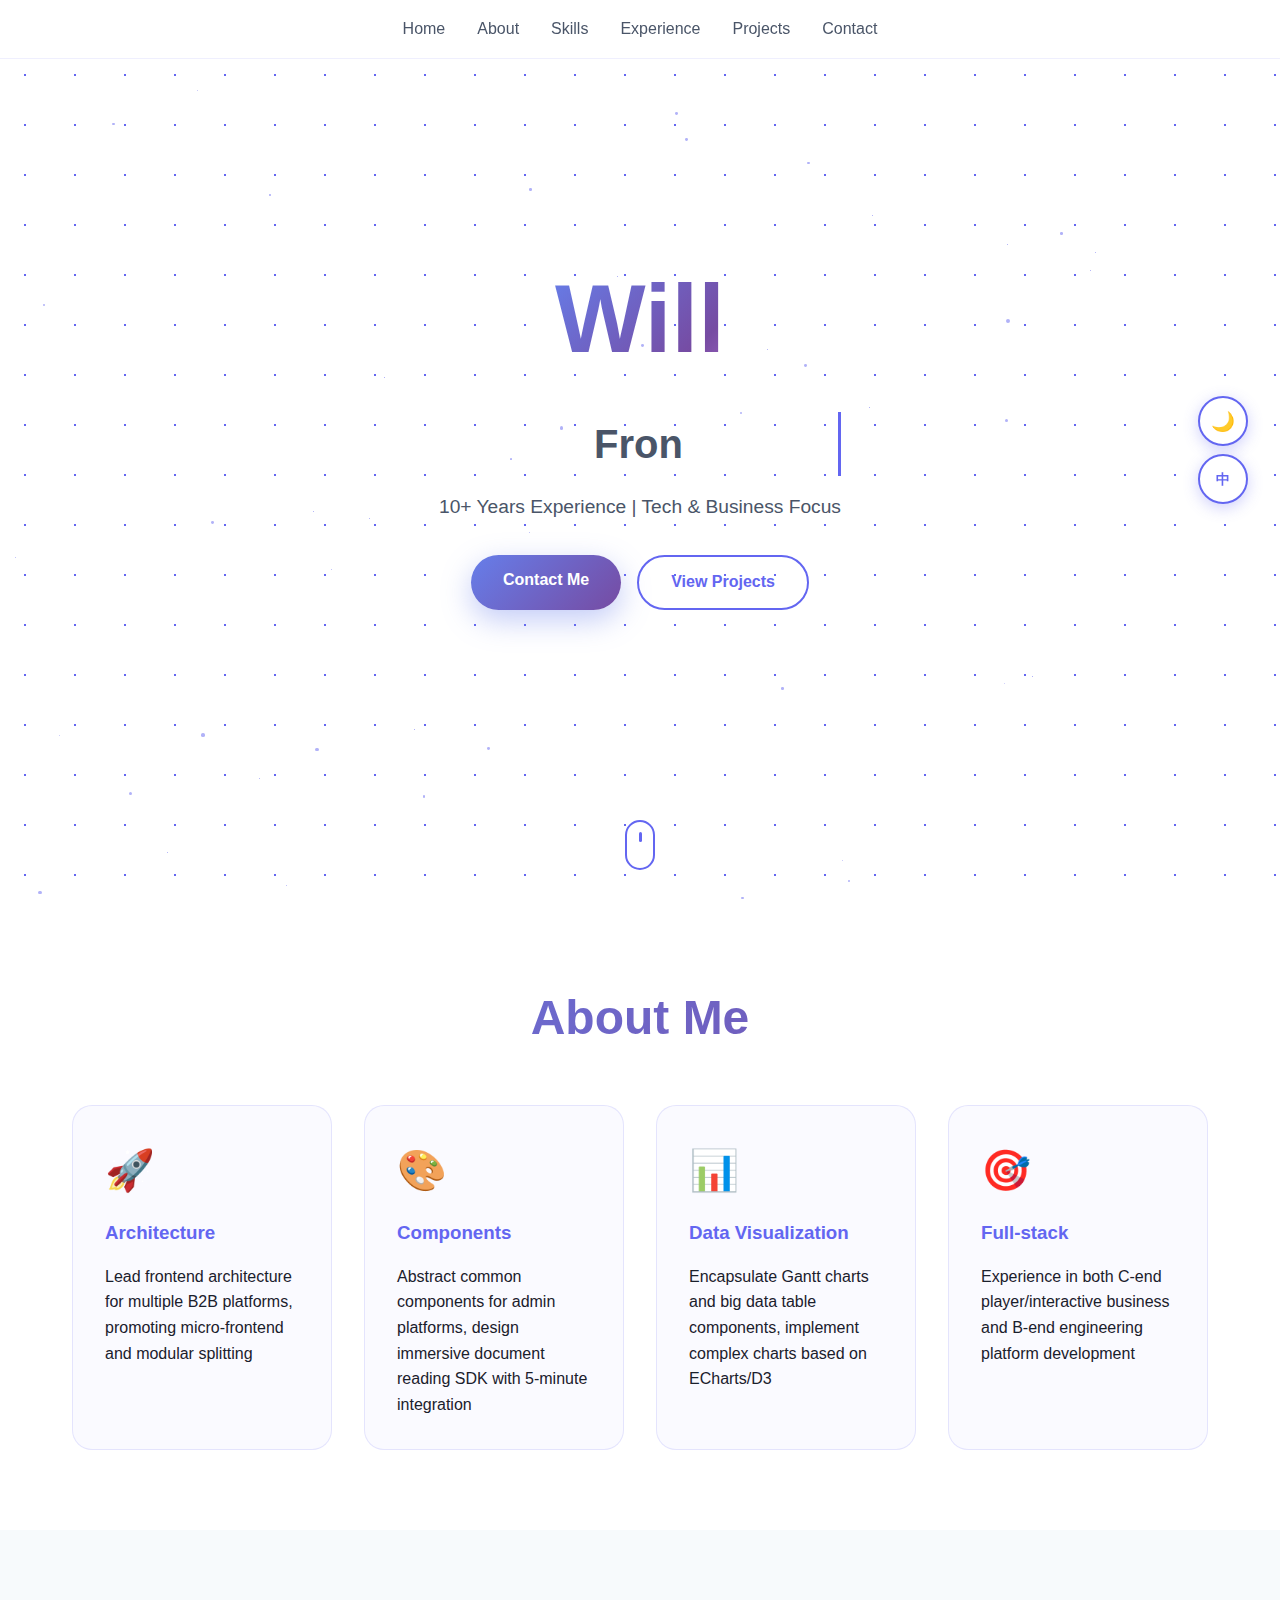
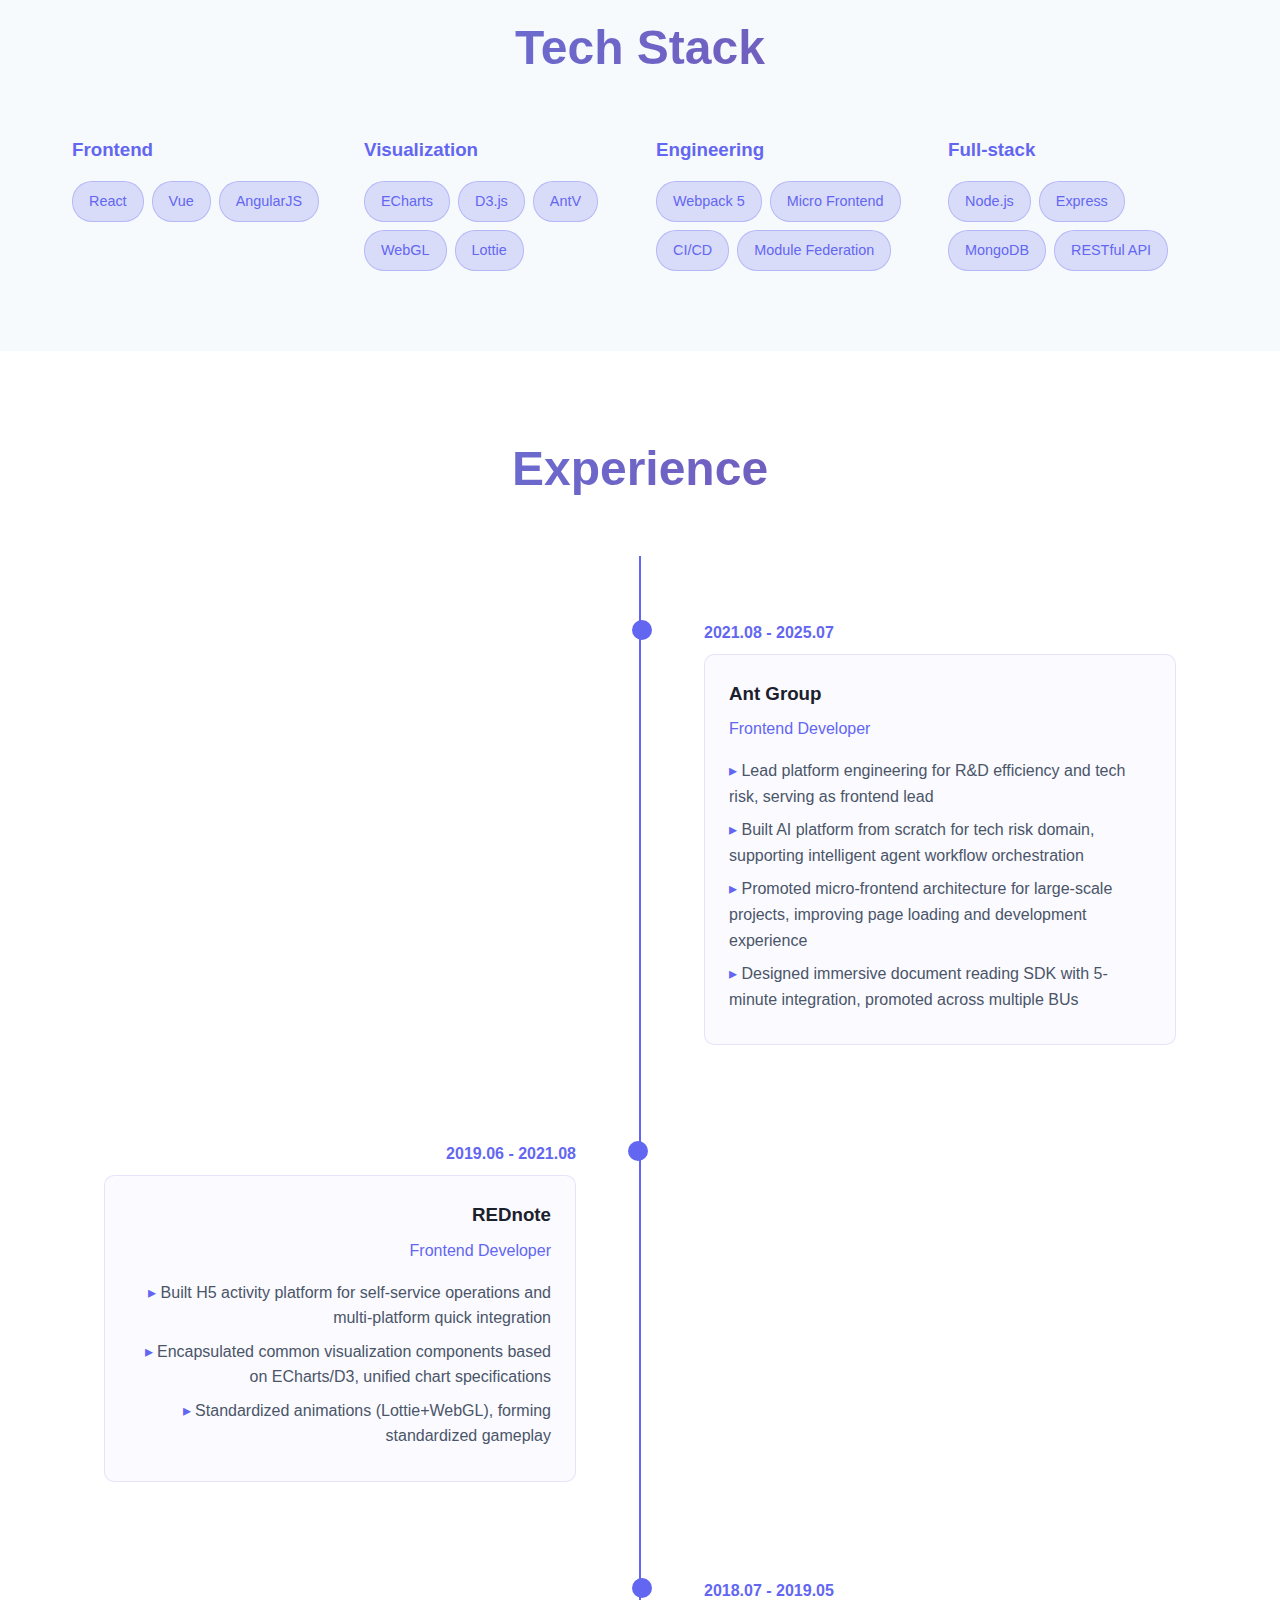
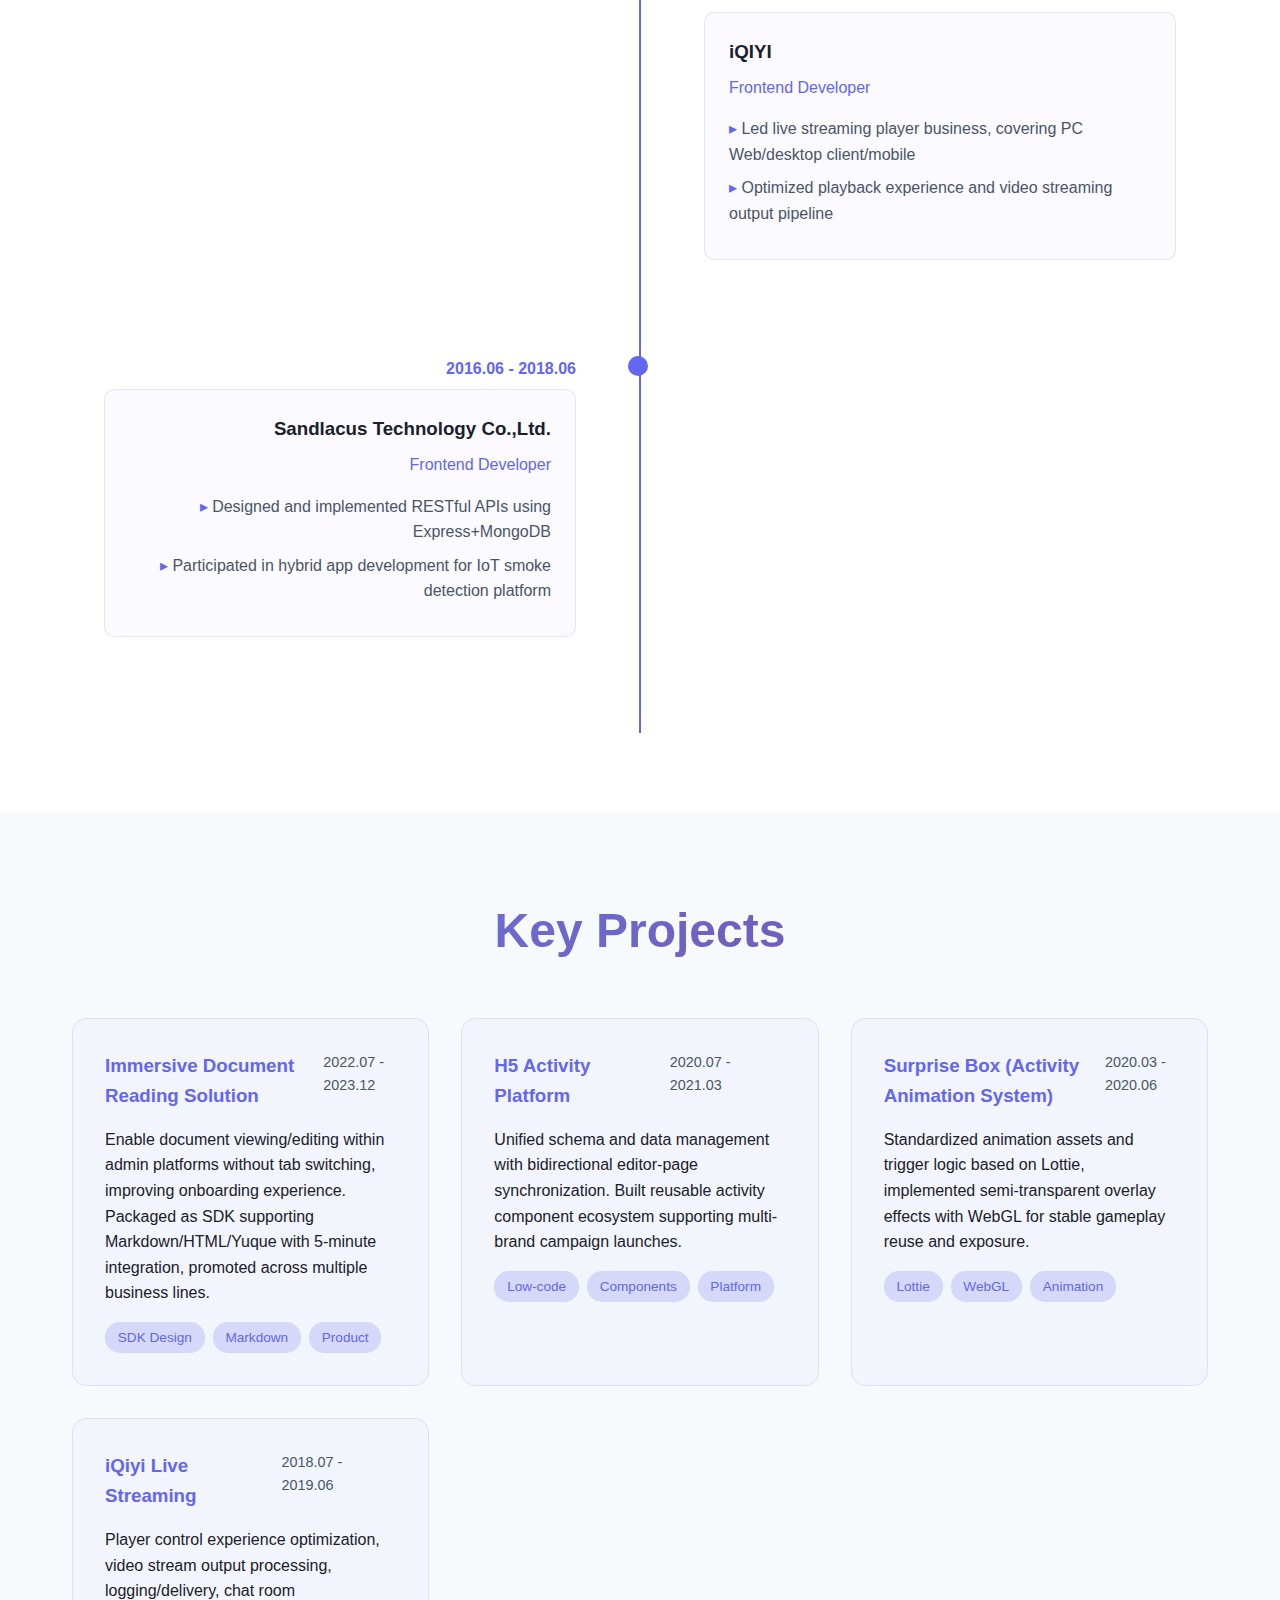
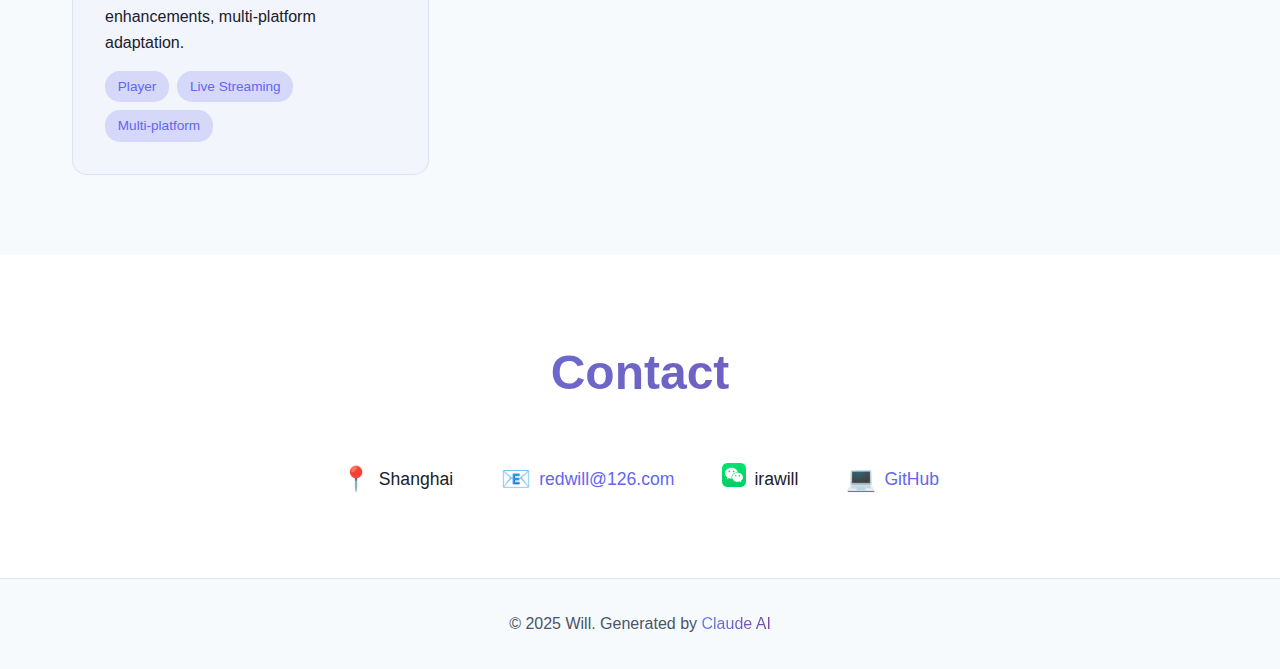
<file: index.html>
<!DOCTYPE html>
<html lang="zh-CN">
<head>
    <meta charset="UTF-8">
    <meta name="viewport" content="width=device-width, initial-scale=1.0">
    <meta name="description" content="威尔 - 9年+前端开发工程师，专注React/Vue框架、微前端架构、数据可视化。曾就职于蚂蚁集团、小红书、爱奇艺等知名公司，负责B端平台架构与C端业务开发。">
    <title>威尔 - 前端开发工程师</title>
    <link rel="icon" type="image/svg+xml" href="favicon-simple.svg">
    <link rel="alternate icon" href="favicon.ico">
    <link rel="apple-touch-icon" sizes="180x180" href="favicon-simple.svg">
    <link rel="stylesheet" href="styles.css">
    <link rel="stylesheet" href="fonts/inter.css">
</head>
<body>
    <!-- 导航栏 -->
    <nav class="navbar">
        <div class="nav-container">
            <div class="nav-menu">
                <a href="#home" class="nav-link">首页</a>
                <a href="#about" class="nav-link">关于</a>
                <a href="#skills" class="nav-link">技能</a>
                <a href="#experience" class="nav-link">经历</a>
                <a href="#projects" class="nav-link">项目</a>
                <a href="#contact" class="nav-link">联系</a>
            </div>
            <div class="nav-toggle">
                <span></span>
                <span></span>
                <span></span>
            </div>
        </div>
    </nav>

    <!-- Mobile Navigation Overlay -->
    <div class="mobile-nav-overlay"></div>

    <!-- Theme and Language Toggle -->
    <div class="theme-lang-toggle">
        <button class="toggle-btn theme-toggle" title="切换主题 / Switch Theme">🌙</button>
        <button class="toggle-btn lang-toggle" title="切换语言 / Switch Language">中</button>
    </div>

    <!-- 主页 Hero 区域 -->
    <section id="home" class="hero">
        <div class="hero-bg">
            <div class="particles"></div>
        </div>
        <div class="hero-content">
            <h1 class="hero-title">
                <span class="text-gradient">威尔</span>
            </h1>
            <h2 class="hero-subtitle typing">前端开发工程师</h2>
            <p class="hero-description">9年+前端经验 | 技术与业务并重</p>
            <div class="hero-buttons">
                <a href="#contact" class="btn btn-primary">联系我</a>
                <a href="#projects" class="btn btn-outline">查看作品</a>
            </div>
        </div>
        <div class="scroll-indicator">
            <span></span>
        </div>
    </section>

    <!-- 关于我 -->
    <section id="about" class="about">
        <div class="container">
            <h2 class="section-title">关于我</h2>
            <div class="about-content">
                <div class="about-card">
                    <div class="card-icon">🚀</div>
                    <h3>架构设计</h3>
                    <p>负责多项B端平台的前端架构与落地，推动微前端化与模块化拆分</p>
                </div>
                <div class="about-card">
                    <div class="card-icon">🎨</div>
                    <h3>组件沉淀</h3>
                    <p>抽象中后台通用组件，设计沉浸式文档阅读SDK，5分钟快速集成</p>
                </div>
                <div class="about-card">
                    <div class="card-icon">📊</div>
                    <h3>数据可视化</h3>
                    <p>封装甘特图与大数据表格组件，基于ECharts/D3实现复杂图表</p>
                </div>
                <div class="about-card">
                    <div class="card-icon">🎯</div>
                    <h3>全栈能力</h3>
                    <p>既有C端播放器/互动业务经验，也有B端工程化与平台化沉淀</p>
                </div>
            </div>
        </div>
    </section>

    <!-- 技能 -->
    <section id="skills" class="skills">
        <div class="container">
            <h2 class="section-title">技术栈</h2>
            <div class="skills-grid">
                <div class="skill-category">
                    <h3>前端框架</h3>
                    <div class="skill-tags">
                        <span class="skill-tag">React</span>
                        <span class="skill-tag">Vue</span>
                        <span class="skill-tag">AngularJS</span>
                    </div>
                </div>
                <div class="skill-category">
                    <h3>可视化</h3>
                    <div class="skill-tags">
                        <span class="skill-tag">ECharts</span>
                        <span class="skill-tag">D3.js</span>
                        <span class="skill-tag">AntV</span>
                        <span class="skill-tag">WebGL</span>
                        <span class="skill-tag">Lottie</span>
                    </div>
                </div>
                <div class="skill-category">
                    <h3>工程化</h3>
                    <div class="skill-tags">
                        <span class="skill-tag">Webpack 5</span>
                        <span class="skill-tag">微前端</span>
                        <span class="skill-tag">CI/CD</span>
                        <span class="skill-tag">Module Federation</span>
                    </div>
                </div>
                <div class="skill-category">
                    <h3>全栈技术</h3>
                    <div class="skill-tags">
                        <span class="skill-tag">Node.js</span>
                        <span class="skill-tag">Express</span>
                        <span class="skill-tag">MongoDB</span>
                        <span class="skill-tag">RESTful API</span>
                    </div>
                </div>
            </div>
        </div>
    </section>

    <!-- 工作经历 -->
    <section id="experience" class="experience">
        <div class="container">
            <h2 class="section-title">工作经历</h2>
            <div class="timeline">
                <div class="timeline-item">
                    <div class="timeline-date">2021.08 - 2025.07</div>
                    <div class="timeline-content">
                        <h3>蚂蚁胜信（上海）信息技术有限公司</h3>
                        <p class="timeline-role">前端开发工程师</p>
                        <ul>
                            <li>负责研发效能、技术风险等平台工程业务，担任前端一号位</li>
                            <li>负责技术风险领域下AI平台从0到1建设，支持智能体流程编排</li>
                            <li>推动大型工程微前端拆分，改善页面加载与开发体验</li>
                            <li>设计沉浸式文档阅读SDK，5分钟接入，在多BU推广</li>
                        </ul>
                    </div>
                </div>
                <div class="timeline-item">
                    <div class="timeline-date">2019.06 - 2021.08</div>
                    <div class="timeline-content">
                        <h3>小红书科技有限公司</h3>
                        <p class="timeline-role">前端开发工程师</p>
                        <ul>
                            <li>搭建活动H5平台，实现运营自助搭建与多平台快速接入</li>
                            <li>基于ECharts/D3封装常用可视化组件，统一图表规范</li>
                            <li>规范化动效（Lottie+WebGL），形成标准化玩法</li>
                        </ul>
                    </div>
                </div>
                <div class="timeline-item">
                    <div class="timeline-date">2018.07 - 2019.05</div>
                    <div class="timeline-content">
                        <h3>北京爱奇艺科技有限公司</h3>
                        <p class="timeline-role">前端开发工程师</p>
                        <ul>
                            <li>负责直播播放器相关业务，覆盖PC Web/桌面客户端/移动端</li>
                            <li>优化播控体验与视频流输出链路</li>
                        </ul>
                    </div>
                </div>
                <div class="timeline-item">
                    <div class="timeline-date">2016.06 - 2018.06</div>
                    <div class="timeline-content">
                        <h3>上海沙湖信息科技有限公司</h3>
                        <p class="timeline-role">前端开发工程师</p>
                        <ul>
                            <li>使用Express+MongoDB设计与实现RESTful API</li>
                            <li>参与混合App开发，落地烟感物联网平台</li>
                        </ul>
                    </div>
                </div>
            </div>
        </div>
    </section>

    <!-- 项目展示 -->
    <section id="projects" class="projects">
        <div class="container">
            <h2 class="section-title">代表项目</h2>
            <div class="projects-grid">
                <div class="project-card">
                    <div class="project-header">
                        <h3>沉浸式文档阅读解决方案</h3>
                        <span class="project-date">2022.07 - 2023.12</span>
                    </div>
                    <p>在中后台不切换标签页即可查阅/操作文档，新人上手更顺畅。以SDK形式封装，支持Markdown/HTML/语雀，5分钟快速集成，在多个业务线推广应用。</p>
                    <div class="project-tags">
                        <span>SDK设计</span>
                        <span>Markdown</span>
                        <span>产品化</span>
                    </div>
                </div>
                <div class="project-card">
                    <div class="project-header">
                        <h3>活动H5平台</h3>
                        <span class="project-date">2020.07 - 2021.03</span>
                    </div>
                    <p>统一schema与数据管理，编辑器与活动页双向联动。形成可复用的活动组件生态，支撑多品牌活动上线。</p>
                    <div class="project-tags">
                        <span>低代码</span>
                        <span>组件化</span>
                        <span>平台化</span>
                    </div>
                </div>
                <div class="project-card">
                    <div class="project-header">
                        <h3>惊喜盒子（活动动效体系）</h3>
                        <span class="project-date">2020.03 - 2020.06</span>
                    </div>
                    <p>基于Lottie标准化动效素材与触发逻辑，使用WebGL实现半透明浮层等彩蛋效果，玩法复用与曝光更稳定。</p>
                    <div class="project-tags">
                        <span>Lottie</span>
                        <span>WebGL</span>
                        <span>动效</span>
                    </div>
                </div>
                <div class="project-card">
                    <div class="project-header">
                        <h3>爱奇艺直播</h3>
                        <span class="project-date">2018.07 - 2019.06</span>
                    </div>
                    <p>播放器播控体验优化、视频流输出处理、日志埋点/投递、聊天室等模块完善，适配多端。</p>
                    <div class="project-tags">
                        <span>播放器</span>
                        <span>直播</span>
                        <span>多端适配</span>
                    </div>
                </div>
            </div>
        </div>
    </section>

    <!-- 联系方式 -->
    <section id="contact" class="contact">
        <div class="container">
            <h2 class="section-title">联系我</h2>
            <div class="contact-info">
                <div class="contact-item">
                    <span class="contact-icon">📍</span>
                    <span>上海</span>
                </div>
                <div class="contact-item">
                    <span class="contact-icon">📧</span>
                    <a href="mailto:redwill@126.com">redwill@126.com</a>
                </div>
                <div class="contact-item">
                    <span class="contact-icon">
                        <svg xmlns='http://www.w3.org/2000/svg' xmlns:xlink='http://www.w3.org/1999/xlink' width='24' height='24' viewBox='0 0 24 24'>
                            <defs>
                                <path id='wechat-a' d='M6.724 0h10.552c2.338 0 3.186.243 4.04.7A4.766 4.766 0 0 1 23.3 2.684c.458.855.701 1.703.701 4.04v10.553c0 2.338-.243 3.186-.7 4.04a4.766 4.766 0 0 1-1.983 1.983c-.855.458-1.703.701-4.04.701H6.723c-2.338 0-3.186-.243-4.04-.7A4.766 4.766 0 0 1 .7 21.316c-.457-.854-.7-1.702-.7-4.039V6.723c0-2.338.243-3.186.7-4.04A4.766 4.766 0 0 1 2.684.7C3.538.243 4.386 0 6.723 0z'/>
                                <linearGradient id='wechat-b' x1='50%' x2='50%' y1='0%' y2='100%'>
                                    <stop offset='0%' stop-color='#02E36F'/>
                                    <stop offset='100%' stop-color='#05CD65'/>
                                    <stop offset='100%' stop-color='#07C160'/>
                                </linearGradient>
                            </defs>
                            <g fill='none' fill-rule='evenodd'>
                                <mask id='wechat-c' fill='#fff'>
                                    <use xlink:href='#wechat-a'/>
                                </mask>
                                <path fill='url(#wechat-b)' d='M0 0h24v24H0z' mask='url(#wechat-c)'/>
                                <path fill='#FFF' d='M19.095 17.63c1.141-.826 1.87-2.05 1.87-3.408 0-2.49-2.423-4.51-5.411-4.51-2.989 0-5.411 2.02-5.411 4.51 0 2.49 2.422 4.51 5.41 4.51.618 0 1.214-.089 1.767-.248a.543.543 0 0 1 .447.06l1.184.683c.033.02.065.034.104.034.1 0 .18-.08.18-.18 0-.045-.017-.09-.028-.132l-.244-.91a.36.36 0 0 1 .132-.409M13.75 13.5a.721.721 0 1 1 0-1.442.721.721 0 0 1 0 1.443M9.493 4.734c3.24 0 5.925 1.977 6.414 4.562a7.206 7.206 0 0 0-.353-.01c-3.27 0-5.922 2.21-5.922 4.936 0 .46.077.904.218 1.326a7.687 7.687 0 0 1-2.476-.288.651.651 0 0 0-.536.071l-1.421.82a.245.245 0 0 1-.125.041.216.216 0 0 1-.217-.216c0-.054.021-.107.035-.158l.292-1.092a.433.433 0 0 0-.159-.49C3.876 13.243 3 11.775 3 10.145c0-2.989 2.907-5.412 6.493-5.412zm7.865 7.323a.721.721 0 1 1 0 1.443.721.721 0 0 1 0-1.443zM7.328 7.548a.866.866 0 1 0 0 1.732.866.866 0 0 0 0-1.732zm4.33 0a.866.866 0 1 0 0 1.731.866.866 0 0 0 0-1.73z' mask='url(#wechat-c)'/>
                            </g>
                        </svg>
                    </span>
                    <span>irawill</span>
                </div>
                <div class="contact-item">
                    <span class="contact-icon">💻</span>
                    <a href="https://irawill.github.io" target="_blank">GitHub</a>
                </div>
            </div>
        </div>
    </section>

    <!-- Footer -->
    <footer class="footer">
        <div class="container">
            <p>© 2025 Will. 此站点由 <span class="text-gradient">Claude AI</span> 生成</p>
        </div>
    </footer>

    <script src="script.js"></script>
</body>
</html>
</file>
<file: styles.css>
* {
    margin: 0;
    padding: 0;
    box-sizing: border-box;
}

:root {
    --primary-color: #6366f1;
    --secondary-color: #8b5cf6;
    --accent-color: #ec4899;
    --gradient: linear-gradient(135deg, #667eea 0%, #764ba2 100%);
    
    /* 默认为暗黑模式 */
    --bg-primary: #0f0f23;
    --bg-secondary: #1a1a2e;
    --text-primary: #ffffff;
    --text-secondary: #a0a0a0;
    --border-color: rgba(99, 102, 241, 0.2);
    --card-bg: rgba(99, 102, 241, 0.1);
}

[data-theme="dark"] {
    --bg-primary: #0f0f23;
    --bg-secondary: #1a1a2e;
    --text-primary: #ffffff;
    --text-secondary: #a0a0a0;
    --border-color: rgba(99, 102, 241, 0.2);
    --card-bg: rgba(99, 102, 241, 0.1);
}

[data-theme="light"] {
    --bg-primary: #ffffff;
    --bg-secondary: #f7fafc;
    --text-primary: #1a202c;
    --text-secondary: #4a5568;
    --border-color: rgba(99, 102, 241, 0.15);
    --card-bg: rgba(99, 102, 241, 0.03);
}

body {
    font-family: 'Inter', -apple-system, BlinkMacSystemFont, sans-serif;
    background: var(--bg-primary);
    color: var(--text-primary);
    overflow-x: hidden;
    line-height: 1.6;
    transition: background-color 0.3s ease, color 0.3s ease;
}

/* 导航栏 */
.navbar {
    position: fixed;
    top: 0;
    width: 100%;
    background: rgba(15, 15, 35, 0.95);
    backdrop-filter: blur(10px);
    z-index: 1000;
    padding: 1rem 0;
    transition: all 0.3s ease;
}

[data-theme="light"] .navbar {
    background: rgba(255, 255, 255, 0.95);
    backdrop-filter: blur(10px);
    border-bottom: 1px solid rgba(99, 102, 241, 0.1);
}

.nav-container {
    max-width: 1200px;
    margin: 0 auto;
    padding: 0 2rem;
    display: flex;
    justify-content: center;
    align-items: center;
}

.nav-menu {
    display: flex;
    gap: 2rem;
}

.nav-link {
    color: var(--text-secondary);
    text-decoration: none;
    transition: color 0.3s ease;
    position: relative;
}

.nav-link:hover {
    color: var(--primary-color);
}

.nav-link::after {
    content: '';
    position: absolute;
    bottom: -5px;
    left: 0;
    width: 0;
    height: 2px;
    background: var(--primary-color);
    transition: width 0.3s ease;
}

.nav-link:hover::after {
    width: 100%;
}

.nav-toggle {
    display: none;
    flex-direction: column;
    cursor: pointer;
}

.nav-toggle span {
    width: 25px;
    height: 2px;
    background: var(--text-primary);
    margin: 3px 0;
    transition: all 0.3s cubic-bezier(0.4, 0, 0.2, 1);
    transform-origin: center;
}

/* 汉堡按钮动画 */
.nav-toggle.active span:nth-child(1) {
    transform: rotate(45deg) translate(5px, 5px);
}

.nav-toggle.active span:nth-child(2) {
    opacity: 0;
    transform: scaleX(0);
}

.nav-toggle.active span:nth-child(3) {
    transform: rotate(-45deg) translate(7px, -6px);
}

/* Hero Section */
.hero {
    min-height: 100vh;
    display: flex;
    align-items: center;
    justify-content: center;
    position: relative;
    overflow: hidden;
}

.hero-bg {
    position: absolute;
    width: 100%;
    height: 100%;
    top: 0;
    left: 0;
    z-index: -1;
}

.particles {
    position: absolute;
    width: 100%;
    height: 100%;
    background-image: radial-gradient(circle, #6366f1 1px, transparent 1px);
    background-size: 50px 50px;
    animation: drift 20s infinite linear;
}

@keyframes drift {
    from { transform: translate(0, 0); }
    to { transform: translate(50px, 50px); }
}

.hero-content {
    text-align: center;
    z-index: 1;
    padding: 2rem;
}

.hero-title {
    font-size: clamp(3rem, 8vw, 6rem);
    font-weight: 700;
    margin-bottom: 1rem;
    animation: fadeInUp 0.8s ease;
}

.text-gradient {
    background: linear-gradient(135deg, #667eea 0%, #764ba2 50%, #f093fb 100%);
    -webkit-background-clip: text;
    -webkit-text-fill-color: transparent;
    background-clip: text;
    background-size: 200% auto;
    animation: gradient 3s ease infinite;
}

@keyframes gradient {
    0% { background-position: 0% 50%; }
    50% { background-position: 100% 50%; }
    100% { background-position: 0% 50%; }
}

.hero-subtitle {
    font-size: clamp(1.5rem, 4vw, 2.5rem);
    color: var(--text-secondary);
    margin-bottom: 1rem;
    animation: fadeInUp 0.8s ease 0.2s both;
}

.typing {
    overflow: hidden;
    white-space: nowrap;
    border-right: 3px solid var(--primary-color);
    animation: typing 3s steps(40, end), blink 0.75s step-end infinite;
}

@keyframes typing {
    from { width: 0; }
    to { width: 100%; }
}

@keyframes blink {
    from, to { border-color: transparent; }
    50% { border-color: var(--primary-color); }
}

.hero-description {
    font-size: 1.2rem;
    color: var(--text-secondary);
    margin-bottom: 2rem;
    animation: fadeInUp 0.8s ease 0.4s both;
}

.hero-buttons {
    display: flex;
    gap: 1rem;
    justify-content: center;
    margin-bottom: 3rem;
    animation: fadeInUp 0.8s ease 0.6s both;
}

.btn {
    padding: 0.8rem 2rem;
    border-radius: 50px;
    text-decoration: none;
    font-weight: 600;
    transition: all 0.3s ease;
    display: inline-block;
}

.btn-primary {
    background: var(--gradient);
    color: white;
    box-shadow: 0 10px 30px rgba(102, 126, 234, 0.4);
}

.btn-primary:hover {
    transform: translateY(-3px);
    box-shadow: 0 15px 40px rgba(102, 126, 234, 0.6);
}

.btn-outline {
    border: 2px solid var(--primary-color);
    color: var(--primary-color);
}

.btn-outline:hover {
    background: var(--primary-color);
    color: white;
}


@keyframes fadeInUp {
    from {
        opacity: 0;
        transform: translateY(30px);
    }
    to {
        opacity: 1;
        transform: translateY(0);
    }
}

.scroll-indicator {
    position: absolute;
    bottom: 30px;
    left: 50%;
    transform: translateX(-50%);
    width: 30px;
    height: 50px;
    border: 2px solid var(--primary-color);
    border-radius: 25px;
    display: flex;
    justify-content: center;
    padding-top: 10px;
}

.scroll-indicator span {
    width: 3px;
    height: 10px;
    background: var(--primary-color);
    border-radius: 2px;
    animation: scroll 2s infinite;
}

@keyframes scroll {
    0% { transform: translateY(0); opacity: 1; }
    100% { transform: translateY(20px); opacity: 0; }
}

/* Sections */
.container {
    max-width: 1200px;
    margin: 0 auto;
    padding: 0 2rem;
}

section {
    padding: 5rem 0;
}

.section-title {
    font-size: clamp(2rem, 5vw, 3rem);
    text-align: center;
    margin-bottom: 3rem;
    background: var(--gradient);
    -webkit-background-clip: text;
    -webkit-text-fill-color: transparent;
    background-clip: text;
}

/* About Section */
.about-content {
    display: grid;
    grid-template-columns: repeat(auto-fit, minmax(250px, 1fr));
    gap: 2rem;
}

.about-card {
    background: var(--card-bg);
    padding: 2rem;
    border-radius: 20px;
    border: 1px solid var(--border-color);
    transition: all 0.3s ease;
}

.about-card:hover {
    transform: translateY(-10px);
    box-shadow: 0 20px 40px rgba(99, 102, 241, 0.3);
    border-color: var(--primary-color);
}

.card-icon {
    font-size: 2.5rem;
    margin-bottom: 1rem;
}

.about-card h3 {
    color: var(--primary-color);
    margin-bottom: 1rem;
}

/* Skills Section */
.skills {
    background: var(--bg-secondary);
}

.skills-grid {
    display: grid;
    grid-template-columns: repeat(auto-fit, minmax(250px, 1fr));
    gap: 2rem;
}

.skill-category h3 {
    color: var(--primary-color);
    margin-bottom: 1rem;
}

.skill-tags {
    display: flex;
    flex-wrap: wrap;
    gap: 0.5rem;
}

.skill-tag {
    background: rgba(99, 102, 241, 0.2);
    color: var(--primary-color);
    padding: 0.5rem 1rem;
    border-radius: 20px;
    font-size: 0.9rem;
    border: 1px solid rgba(99, 102, 241, 0.3);
    transition: all 0.3s ease;
}

.skill-tag:hover {
    background: var(--primary-color);
    color: white;
    transform: scale(1.05);
}

/* Timeline */
.timeline {
    position: relative;
    padding: 2rem 0;
}

.timeline::before {
    content: '';
    position: absolute;
    left: 50%;
    top: 0;
    bottom: 0;
    width: 2px;
    background: var(--primary-color);
    transform: translateX(-50%);
}

.timeline-item {
    position: relative;
    padding: 2rem;
    width: calc(50% - 2rem);
    margin-bottom: 2rem;
}

.timeline-item:nth-child(odd) {
    margin-left: auto;
    text-align: left;
}

.timeline-item:nth-child(even) {
    text-align: right;
}

.timeline-item::before {
    content: '';
    position: absolute;
    width: 20px;
    height: 20px;
    background: var(--primary-color);
    border-radius: 50%;
    top: 2rem;
}

.timeline-item:nth-child(odd)::before {
    left: -2.5rem;
}

.timeline-item:nth-child(even)::before {
    right: -2.5rem;
}

.timeline-date {
    color: var(--primary-color);
    font-weight: 600;
    margin-bottom: 0.5rem;
}

.timeline-content {
    background: var(--card-bg);
    padding: 1.5rem;
    border-radius: 10px;
    border: 1px solid var(--border-color);
}

.timeline-content h3 {
    color: var(--text-primary);
    margin-bottom: 0.5rem;
}

.timeline-role {
    color: var(--primary-color);
    margin-bottom: 1rem;
}

.timeline-content ul {
    list-style: none;
}

.timeline-content li {
    margin-bottom: 0.5rem;
    color: var(--text-secondary);
}

.timeline-content li::before {
    content: '▸ ';
    color: var(--primary-color);
}

/* Projects */
.projects {
    background: var(--bg-secondary);
}

.projects-grid {
    display: grid;
    grid-template-columns: repeat(auto-fit, minmax(300px, 1fr));
    gap: 2rem;
}

.project-card {
    background: var(--card-bg);
    padding: 2rem;
    border-radius: 15px;
    border: 1px solid var(--border-color);
    transition: all 0.3s ease;
}

.project-card:hover {
    transform: translateY(-5px);
    box-shadow: 0 15px 30px rgba(99, 102, 241, 0.3);
}

.project-header {
    display: flex;
    justify-content: space-between;
    align-items: start;
    margin-bottom: 1rem;
}

.project-header h3 {
    color: var(--primary-color);
}

.project-date {
    color: var(--text-secondary);
    font-size: 0.9rem;
}

.project-tags {
    display: flex;
    flex-wrap: wrap;
    gap: 0.5rem;
    margin-top: 1rem;
}

.project-tags span {
    background: rgba(99, 102, 241, 0.2);
    color: var(--primary-color);
    padding: 0.3rem 0.8rem;
    border-radius: 15px;
    font-size: 0.85rem;
}

/* Contact */
.contact-info {
    display: flex;
    justify-content: center;
    gap: 3rem;
    flex-wrap: wrap;
}

.contact-item {
    display: flex;
    align-items: center;
    gap: 0.5rem;
    font-size: 1.1rem;
}

.contact-icon {
    font-size: 1.5rem;
}

.contact-item a {
    color: var(--primary-color);
    text-decoration: none;
    transition: color 0.3s ease;
}

.contact-item a:hover {
    color: var(--secondary-color);
}

/* Footer */
.footer {
    background: var(--bg-secondary);
    padding: 2rem 0;
    text-align: center;
    border-top: 1px solid var(--border-color);
}

.footer p {
    color: var(--text-secondary);
}

/* 移动端菜单样式 */
.mobile-nav-overlay {
    position: fixed;
    top: 0;
    left: 0;
    right: 0;
    bottom: 0;
    background: rgba(0, 0, 0, 0.5);
    z-index: 999;
    opacity: 0;
    visibility: hidden;
    transition: all 0.3s ease;
}

.mobile-nav-overlay.active {
    opacity: 1;
    visibility: visible;
}

.nav-menu.mobile-menu {
    position: fixed;
    top: 80px;
    left: 1rem;
    right: 1rem;
    background: var(--bg-primary);
    border: 1px solid var(--border-color);
    border-radius: 16px;
    box-shadow: 0 20px 40px rgba(0, 0, 0, 0.3);
    backdrop-filter: blur(20px);
    z-index: 1000;
    flex-direction: column;
    padding: 1.5rem;
    gap: 0;
    transform: translateY(-20px);
    opacity: 0;
    transition: all 0.3s cubic-bezier(0.4, 0, 0.2, 1);
    max-width: 300px;
    margin: 0 auto;
}

[data-theme="light"] .nav-menu.mobile-menu {
    box-shadow: 0 20px 40px rgba(0, 0, 0, 0.15);
}

.nav-menu.mobile-menu.active {
    transform: translateY(0);
    opacity: 1;
}

.nav-menu.mobile-menu .nav-link {
    padding: 1rem 0;
    border-bottom: 1px solid var(--border-color);
    transition: all 0.3s ease;
    border-radius: 8px;
    margin: 0.25rem 0;
    padding: 0.75rem 1rem;
    position: relative;
    overflow: hidden;
}

.nav-menu.mobile-menu .nav-link:last-child {
    border-bottom: none;
}

.nav-menu.mobile-menu .nav-link:hover {
    background: var(--card-bg);
    color: var(--primary-color);
    transform: translateX(8px);
}

.nav-menu.mobile-menu .nav-link::before {
    content: '';
    position: absolute;
    left: 0;
    top: 0;
    bottom: 0;
    width: 3px;
    background: var(--primary-color);
    transform: scaleY(0);
    transition: transform 0.3s ease;
}

.nav-menu.mobile-menu .nav-link:hover::before {
    transform: scaleY(1);
}

/* 移动端菜单项的点击效果 */
.nav-menu.mobile-menu .nav-link:active {
    transform: translateX(8px) scale(0.98);
    background: var(--primary-color);
    color: white;
}

/* 移动端菜单的进入动画 */
@keyframes slideInDown {
    from {
        transform: translateY(-100%);
        opacity: 0;
    }
    to {
        transform: translateY(0);
        opacity: 1;
    }
}

.nav-menu.mobile-menu.active {
    animation: slideInDown 0.3s cubic-bezier(0.4, 0, 0.2, 1);
}

/* 响应式设计 */
@media (max-width: 768px) {
    .nav-menu {
        display: none;
    }
    
    .nav-toggle {
        display: flex;
    }
    
    .hero-buttons {
        flex-direction: column;
    }
    
    .timeline::before {
        left: 30px;
    }
    
    .timeline-item {
        width: calc(100% - 60px);
        margin-left: 60px;
        text-align: left;
    }
    
    .timeline-content {
        text-align: left;
    }
    
    .timeline-content h3,
    .timeline-content p,
    .timeline-content ul,
    .timeline-content li {
        text-align: left;
    }
    
    .timeline-item::before {
        left: -45px;
    }
    
    .contact-info {
        flex-direction: column;
        align-items: center;
        gap: 1rem;
    }
}

/* Theme and Language Toggle */
.theme-lang-toggle {
    position: fixed;
    top: 50%;
    right: 2rem;
    transform: translateY(-50%);
    z-index: 1001;
    display: flex;
    flex-direction: column;
    gap: 0.5rem;
}

.toggle-btn {
    width: 50px;
    height: 50px;
    border-radius: 50%;
    border: 2px solid var(--primary-color);
    background: var(--bg-primary);
    color: var(--primary-color);
    cursor: pointer;
    display: flex;
    align-items: center;
    justify-content: center;
    font-size: 1.2rem;
    transition: all 0.3s ease;
    box-shadow: 0 4px 15px rgba(99, 102, 241, 0.3);
}

.toggle-btn:hover {
    background: var(--primary-color);
    color: var(--bg-primary);
    transform: scale(1.1);
}

.theme-toggle {
    font-family: Arial, sans-serif;
}

.lang-toggle {
    font-size: 0.9rem;
    font-weight: 600;
}

@media (max-width: 768px) {
    .theme-lang-toggle {
        right: 1rem;
        top: auto;
        bottom: 2rem;
        flex-direction: row;
        transform: none;
    }
    
    .toggle-btn {
        width: 45px;
        height: 45px;
        font-size: 1rem;
    }
}

@media (max-width: 480px) {
    .hero-title {
        font-size: 2.5rem;
    }
    
    .hero-subtitle {
        font-size: 1.2rem;
    }
    
    .section-title {
        font-size: 2rem;
    }
}
</file>
<file: fonts/inter.css>
@font-face {
  font-family: 'Inter';
  font-style: normal;
  font-weight: 400;
  font-display: optional;
  src: url('./inter-400.woff2') format('woff2');
}
@font-face {
  font-family: 'Inter';
  font-style: normal;
  font-weight: 600;
  font-display: optional;
  src: url('./inter-700.woff2') format('woff2');
}
@font-face {
  font-family: 'Inter';
  font-style: normal;
  font-weight: 700;
  font-display: optional;
  src: url('./inter-700.woff2') format('woff2');
}
</file>
